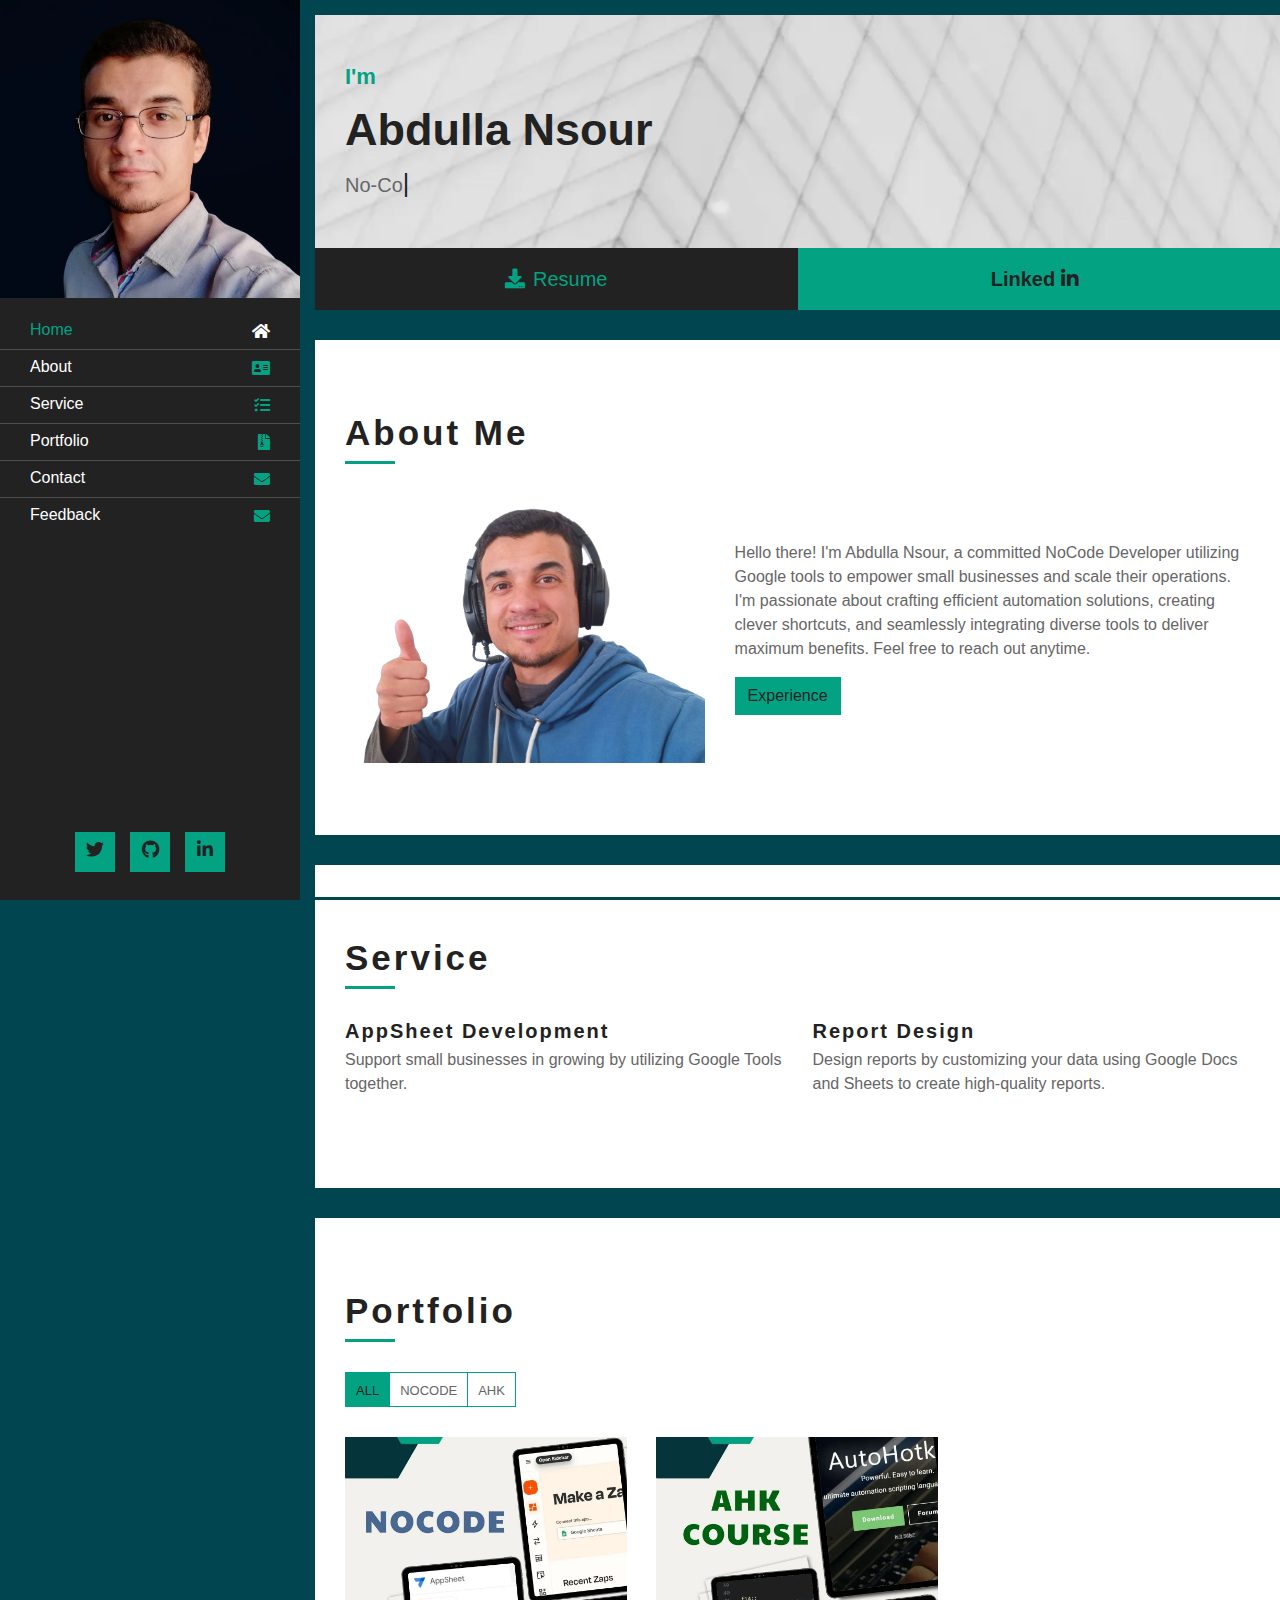
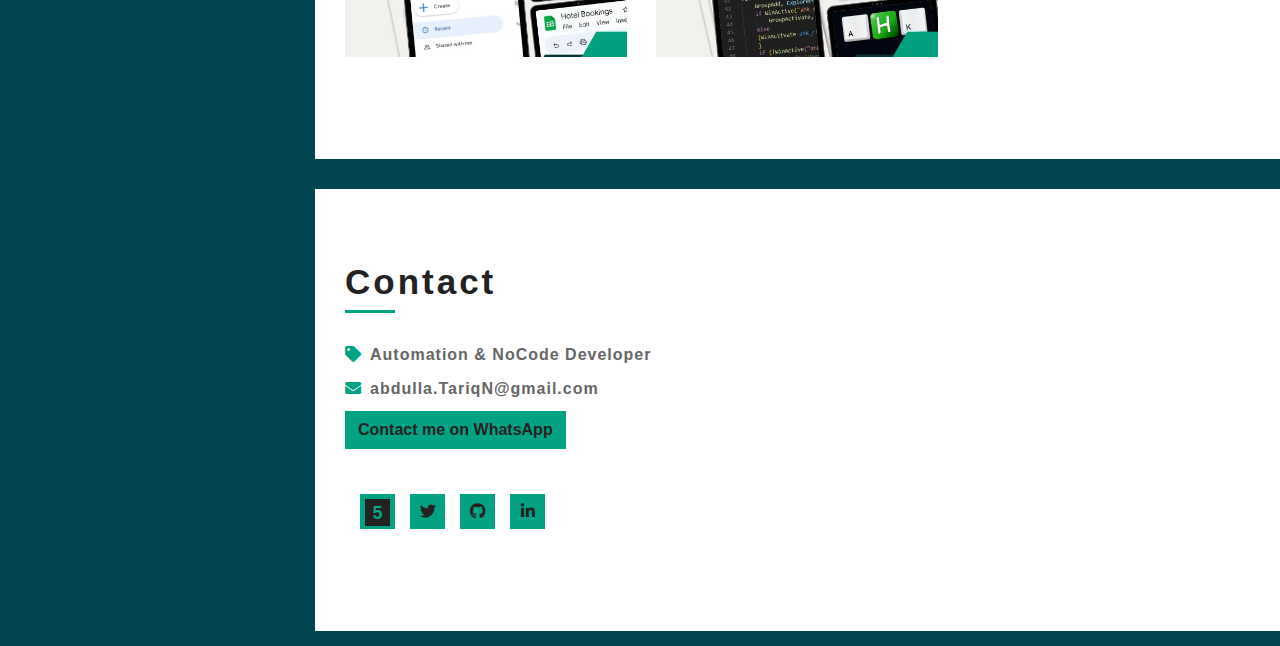
<file: index.html>
<!DOCTYPE html>
<html lang="en">

<head>
    <meta charset="utf-8">
    <title>Abdulla Nsour</title>
    <meta content="width=device-width, initial-scale=1.0" name="viewport">
    <meta content="Abdulla Nsour, abdullah Nsour, Abdulla Alnsour, Abdullah Alnsour, Nsour Portfolio" name="keywords">
    <meta content="Abdulla Nsour Portfolio, Web Developer, No-Code Developer & Arts " name="description">

    <!-- CSS Libraries -->
    <link href="https://stackpath.bootstrapcdn.com/bootstrap/4.4.1/css/bootstrap.min.css" rel="stylesheet">
    <link href="https://cdnjs.cloudflare.com/ajax/libs/font-awesome/5.10.0/css/all.min.css" rel="stylesheet">


    <!-- <link href="lib/slick/slick.css" rel="stylesheet"> -->
    <link href="css/lightbox.min.css" rel="stylesheet">
    <link href="css/style.css" rel="stylesheet">
    <link href="img/AlmuradTeck.webp" rel="icon" type="img/webp"  >


</head>

<body data-spy="scroll" data-target=".navbar" data-offset="51">
    
    <div class="wrapper">
        <div class="sidebar">
            <div class="sidebar-header">
                <img src="img/about.webp" alt="Image" loading="lazy" width="100%" height="auto">
            </div>
            <div class="sidebar-content">
                <nav class="navbar navbar-expand-md bg-dark navbar-dark">
                    <a href="#" class="navbar-brand">Abdulla Nsour</a>
                    <button type="button" class="navbar-toggler" data-toggle="collapse" data-target="#navbarCollapse" aria-label="Toggle navigation">
                        <span class="navbar-toggler-icon"></span>
                    </button>
                    <div class="collapse navbar-collapse" id="navbarCollapse">
                        <ul class="nav navbar-nav">
                            <li class="nav-item">
                                <a class="nav-link" href="#header">Home<i class="fa fa-home"></i></a>
                            </li>
                            <li class="nav-item">
                                <a class="nav-link" href="#about">About<i class="fa fa-address-card"></i></a>
                            </li>
                            <li class="nav-item">
                                <a class="nav-link" href="#service">Service<i class="fa fa-tasks"></i></a>
                            </li>
                            <li class="nav-item">
                                <a class="nav-link" href="#portfolio">Portfolio<i class="fa fa-file-archive"></i></a>
                            </li>
                            <li class="nav-item">
                                <a class="nav-link" href="#contact">Contact<i class="fa fa-envelope"></i></a>
                            </li>
                            <li class="nav-item">
                                <a class="nav-link" href="./Feedback.html">Feedback<i class="fa fa-envelope"></i></a>
                            </li>
                        </ul>
                    </div>
                </nav>
            </div>
            <div class="sidebar-footer">
                <a href="https://twitter.com/Abdulla_Nsour" target="_blank"  aria-label="Twitter"><i class="fab fa-twitter"></i></a>
                <a href="https://github.com/Abdulla-Nsour" target="_blank"  aria-label="GitHub"><i class="fab fa-github"></i></a>
                <a href="https://www.linkedin.com/in/abdulla-nsour-886887166/" target="_blank" aria-label="LinkedIn"><i
                        class="fab fa-linkedin-in"></i></a>
            </div>
        </div>
        <div class="content">
            <!-- Header Start -->
            <div class="header" id="header">
                <div class="content-inner">
                    <p style="padding-top: 15 px;">I'm</p>
                    <h1>Abdulla Nsour</h1>
                    <h2></h2>
                    <div class="typed-text">No-Code Developer, Appsheet, Automation, Google Sheet </div>
                </div>
            </div>
            <!--! Header End -->

            <!-- Large Button Start -->
            <div class="large-btn">
                <div class="content-inner s6">
                    <a class="btn"
                        href="https://drive.google.com/file/d/1rzhNKn367HpOWYulIg7OMvQTgFMR44n3/view?usp=sharing"
                        target="_blank"><i class="fa fa-download"></i>Resume</a>
                    <a class="btn" href="https://www.linkedin.com/in/abdulla-nsour-886887166/"
                        target="_blank" aria-label="LinkedIn"><b>Linked</b> <i class="fab fa-linkedin-in"></i></a>
                </div>
            </div>
            <!--! Large Button End -->

            <!--? About Start -->
            <div class="about" id="about">
                <div class="content-inner">
                    <div class="content-header">
                        <h2>About Me</h2>
                    </div>
                    <div class="row align-items-center">
                        <div class="col-md-6 col-lg-5">
                            <img src="img/profile.webp" alt="Profile Image" loading="lazy" width="100%" height="auto">
                        </div>
                        <div class="col-md-6 col-lg-7">
                            <p> Hello there! I'm Abdulla Nsour, a committed NoCode Developer utilizing Google tools to
                                empower small businesses and scale their operations.
                                I'm passionate about crafting efficient automation solutions, creating clever shortcuts,
                                and seamlessly integrating diverse tools to deliver maximum benefits.
                                Feel free to reach out anytime.
                            </p>
                            <a class="btn" href="about.html">Experience</a>
                        </div>
                    </div>
                </div>
            </div>
            <!--! About End -->

            <!--? Service Start -->
            <div class="service" id="service">
                <div class="content-inner">
                    <div class="content-header">
                        <h2>Service</h2>
                    </div>
                    <div class="row align-items-center">
                        <div class="col-md-6">
                            <div class="srv-col">
                                <a href="https://khamsat.com/programming/full-app-creation/2684984-%D8%AA%D8%B5%D9%85%D9%8A%D9%85-%D9%88%D8%AA%D8%AD%D9%88%D9%8A%D9%84-%D8%A7%D9%84%D8%AC%D8%AF%D8%A7%D9%88%D9%84-excel-%D8%A7%D9%84%D9%89-%D8%AA%D8%B7%D8%A8%D9%8A%D9%82-web-ios-android"
                                    target="_blank">
                                    <h3> AppSheet Development</h3>
                                </a>
                                <p>Support small businesses in growing by utilizing Google Tools together.</p>
                            </div>
                        </div>
                        <div class="col-md-6">
                            <div class="srv-col">
                                <a href="https://khamsat.com/programming/website-customization/2777547-%D8%AE%D8%AF%D9%85%D8%A9-%D8%AA%D8%B5%D9%85%D9%8A%D9%85-%D8%A7%D9%84%D8%AA%D9%82%D8%A7%D8%B1%D9%8A%D8%B1-%D9%84%D8%AA%D8%B7%D8%A8%D9%8A%D9%82%D8%A7%D8%AA-appsheet"
                                    target="_blank">
                                    <h3>Report Design</h3>
                                </a>
                                <p> Design reports by customizing your data using Google Docs and Sheets to create
                                    high-quality reports.</p>
                            </div>
                        </div>
                    </div>
                </div>
            </div>
            <!--! Service End -->

            <!--? Portfolio Start -->
            <div class="portfolio" id="portfolio">
                <div class="content-inner">
                    <div class="content-header">
                        <h2>Portfolio</h2>
                    </div>
                    <div class="row">
                        <div class="col-lg-12">
                            <ul id="portfolio-flters">
                                <li data-filter="*" class="filter-active">All</li>
                                <!-- <li data-filter=".dig-Art">Art</li> -->
                                <li data-filter=".web-dev">NoCode</li>
                                <li data-filter=".dig-mar">AHK</li>
                            </ul>
                        </div>
                    </div>
                    <div class="row portfolio-container">

                        <!--! Nocode -->

                        <div class="col-lg-4 col-md-5 portfolio-item web-dev">
                            <div class="portfolio-wrap">
                                <figure>
                                    <img src="img/5.webp" class="img-fluid" alt="Appsheet Platform Service"
                                        loading="lazy" width="100%" height="auto">

                                    <!-- Phone version -->
                                    <a href="img/GIF-lengthwise/Nocode-GIF.gif" data-lightbox="portfolio"
                                        data-title="No Code App - Google tools (AppSheet, Google Sheet, App Scripts...)"
                                        class="portfolio-title" title="Preview"> In Progress <span> No code</span></a>
                                </figure>
                            </div>
                        </div>

                        <!--! AHK  -->

                        <div class="col-lg-4 col-md-5 portfolio-item dig-mar">
                            <div class="portfolio-wrap">
                                <figure>
                                    <img src="img/2.webp" class="img-fluid" alt="AHK Shortcut" loading="lazy"
                                        width="100%" height="auto">
                                    <!-- Phone version -->
                                    <a href="img/GIF-lengthwise/AHK-tutorial.gif" data-lightbox="portfolio"
                                        data-title="AHK AHK-tutorial" class="portfolio-title" title="Preview">AHK
                                        <span>AutoHotkey Course</span></a>
                                </figure>
                            </div>
                        </div>
                    </div>
                </div>
            </div>
            <!--! Portfolio End -->


            <!--? Contact Start -->
            <div class="contact" id="contact">
                <div class="content-inner">
                    <div class="content-header">
                        <h2>Contact</h2>
                    </div>
                    <div class="row align-items-center">
                        <div class="col-md-6">
                            <div class="contact-info">
                                <p><i class="fa fa-tag"></i>Automation & NoCode Developer</p>
                                <p><i class="fa fa-envelope"></i>abdulla.TariqN@gmail.com</p>
                                <div class="form"><a href="https://wa.me/962778033751" target="_blank" class="btn"
                                        style="font-weight: bold;">
                                        Contact me on WhatsApp
                                    </a></div>



                                <div class="col-md-8">
                                    <div class="form">

                                        <div class="social">
                                            <a class="btn" href="https://khamsat.com/user/abdulla_nsour"
                                                target="_blank" aria-label="Khamsat"><span class="badge">5</span></a>
                                            <a class="btn" href="https://twitter.com/Abdulla_Nsour"  aria-label="Twitter"> <i
                                                    class="fab fa-twitter"></i></a>
                                            <a class="btn" href="https://github.com/Abdulla-Nsour"  aria-label="GitHub"> <i
                                                    class="fab fa-github"></i></a>
                                            <a class="btn"
                                                href="https://www.linkedin.com/in/abdulla-nsour-886887166/" aria-label="LinkedIn"><i
                                                    class="fab fa-linkedin-in"></i></a>
                                        </div>

                                    </div>
                                </div>
                            </div>
                        </div>
                    </div>
                </div>
            </div>
            <!--! Contact End -->
        </div>
    </div>



    <!-- JavaScript Libraries -->
    <!-- main jquery -->
    <div class="Scripts">

        <script src="https://code.jquery.com/jquery-3.4.1.min.js"></script>
        <script src="https://stackpath.bootstrapcdn.com/bootstrap/4.4.1/js/bootstrap.bundle.min.js"></script>



        <!-- Nav movement -->
        <script src="js/easing.min.js"></script>
        <!-- Typing  -->
        <script src="js/typed.min.js"></script>
        <!-- Portfolio -->
        <script src="js/waypoints.min.js"></script>
        <script src="js/isotope.pkgd.min.js"></script>
        <script src="js/main.js"></script>
        <!-- PopUp Portfolio -->
        <script src="js/lightbox.min.js"></script>
    </div>

  
</body>

</html>
</file>
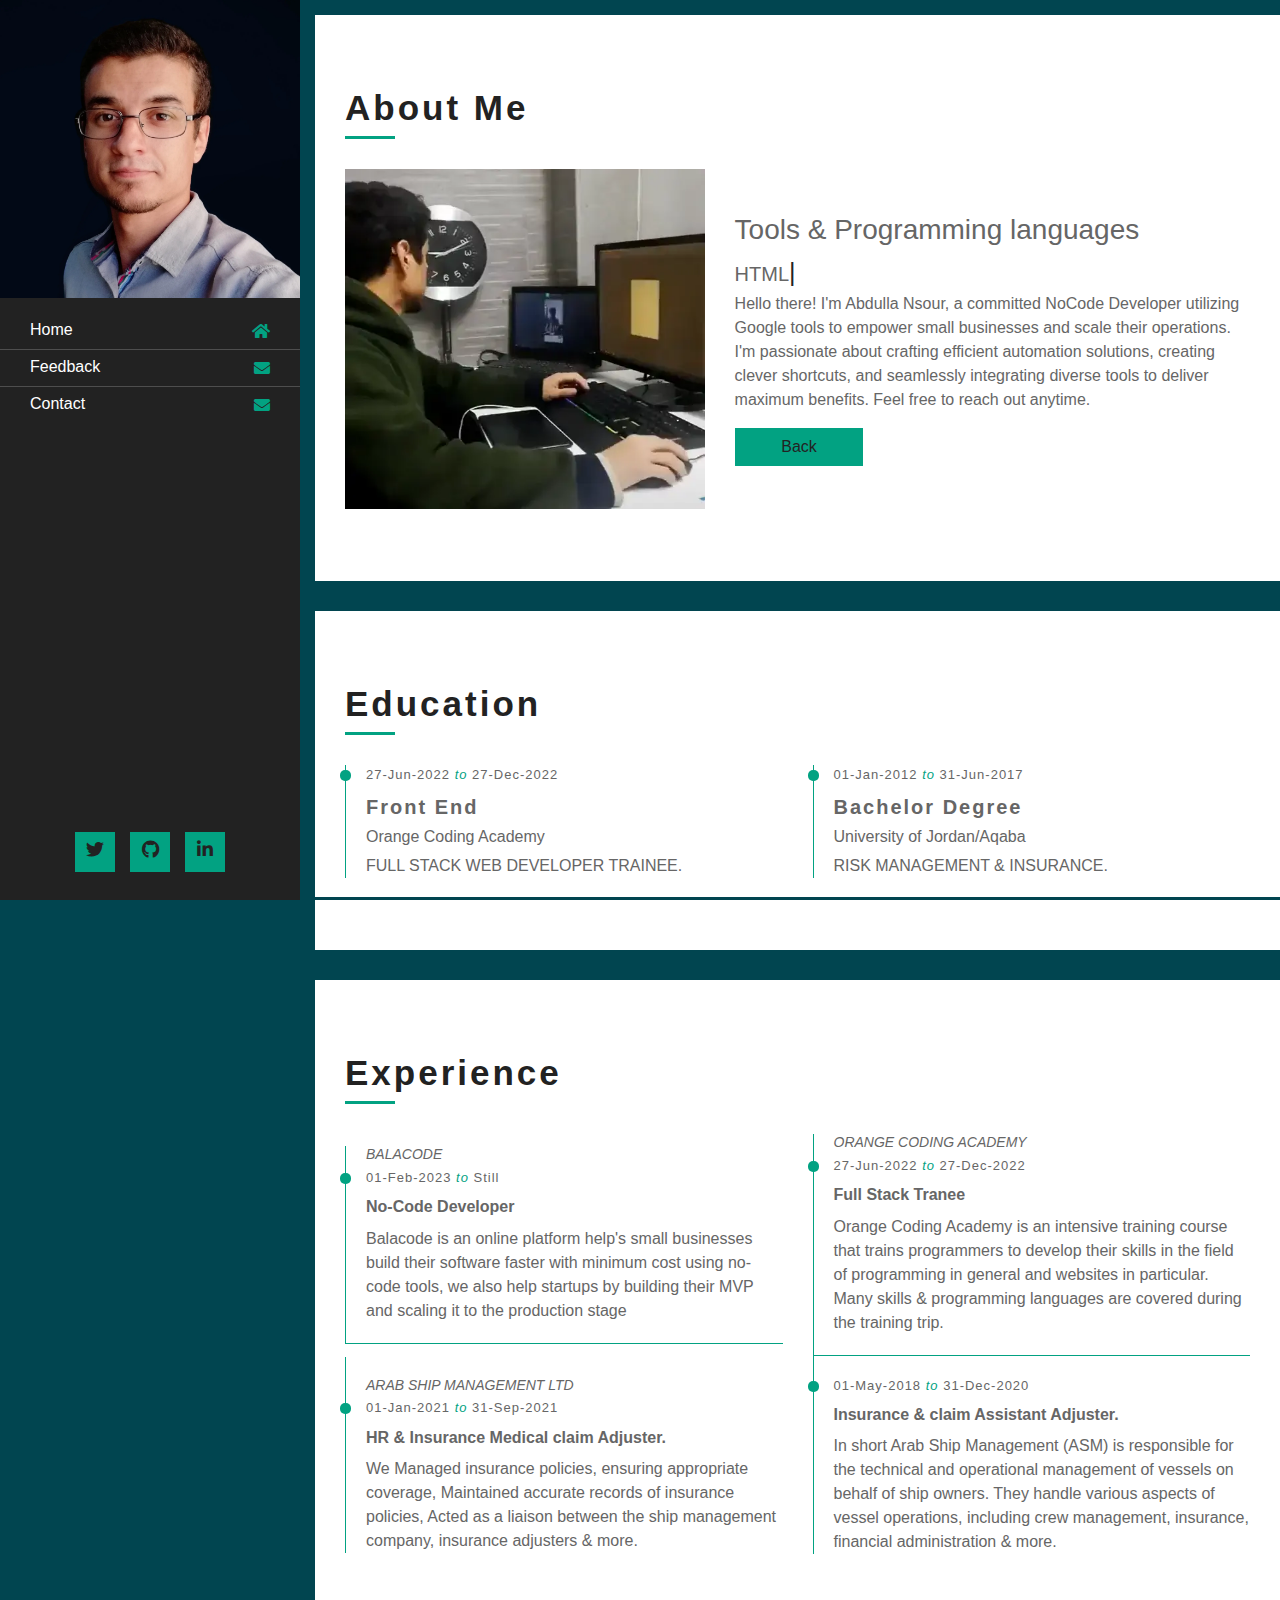
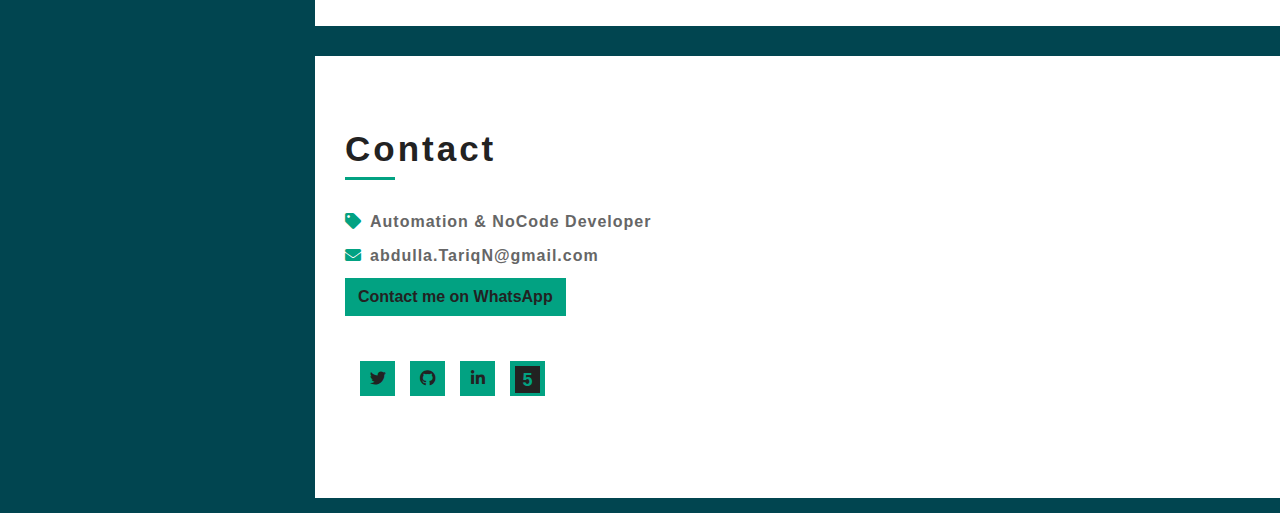
<file: about.html>
<!DOCTYPE html>
<html lang="en">

<head>
    <meta charset="utf-8">
    <title>Abdulla Nsour</title>
    <meta content="width=device-width, initial-scale=1.0" name="viewport">
    <meta content="Abdulla Nsour, abdullah Nsour, Abdulla Alnsour, Abdullah Alnsour, Nsour Portfolio" name="keywords">
    <meta content="Abdulla Nsour Portfolio, Web Developer, No-Code Developer & Arts " name="description">
    <link href="img/AlmuradTeck.webp" rel="icon" type="img/webp"  >

    <!-- CSS Libraries -->
    <link href="https://stackpath.bootstrapcdn.com/bootstrap/4.4.1/css/bootstrap.min.css" rel="stylesheet">
    <link href="https://cdnjs.cloudflare.com/ajax/libs/font-awesome/5.10.0/css/all.min.css" rel="stylesheet">
    <link href="css/lightbox.min.css" rel="stylesheet">
    <link href="css/style.css" rel="stylesheet">
</head>

<body data-spy="scroll" data-target=".navbar" data-offset="51">
    <div class="wrapper">
        <div class="sidebar">
            <div class="sidebar-header">
                <img 
                    src="img/about.webp" 
                    
                    sizes="(max-width: 480px) 100vw, (max-width: 768px) 50vw, 1200px"
                    alt="Image" 
                    loading="lazy"
                    width="100%" 
                    height="auto">
            </div>
            <div class="sidebar-content">
                <nav class="navbar navbar-expand-md bg-dark navbar-dark">
                    <a href="#" class="navbar-brand">Abdulla Nsour</a>
                    <button type="button" class="navbar-toggler" data-toggle="collapse" data-target="#navbarCollapse" aria-label="Toggle navigation">
                        <span class="navbar-toggler-icon"></span>
                    </button>
                    <div class="collapse navbar-collapse" id="navbarCollapse">
                        <ul class="nav navbar-nav">
                            <li class="nav-item">
                                <a class="nav-link" href="./index.html">Home<i class="fa fa-home"></i></a>
                            </li>
                            <li class="nav-item">
                                <a class="nav-link" href="./Feedback.html">Feedback<i class="fa fa-envelope"></i></a>
                            </li>
                            <li class="nav-item">
                                <a class="nav-link" href="#contact">Contact<i class="fa fa-envelope"></i></a>
                            </li>
                        </ul>
                    </div>
                </nav>
            </div>
            <div class="sidebar-footer">
                <a href="https://twitter.com/Abdulla_Nsour" target="_blank"  aria-label="Twitter"><i class="fab fa-twitter"></i></a>
                <a href="https://github.com/Abdulla-Nsour" target="_blank"  aria-label="GitHub"><i class="fab fa-github"></i></a>
                <a href="https://www.linkedin.com/in/abdulla-nsour-886887166/" target="_blank" aria-label="LinkedIn"><i
                        class="fab fa-linkedin-in"></i></a>
            </div>
        </div>
        <div class="content">
            <!--? About Start -->
            <div class="about" id="about">
                <div class="content-inner">
                    <div class="content-header">
                        <h2>About Me</h2>
                    </div>
                    <div class="row align-items-center">
                        <div class="col-md-6 col-lg-5">
                            <img src="img/me.webp" alt="Image" loading="lazy"  width="100%" height="auto">
                        </div>
                        <div class="col-md-6 col-lg-7">

                            <div class="header s2" id="header">
                                <div class="content-inner s3">
                                    <b><h3>Tools & Programming languages</h3></b>
                                    <h2></h2>
                                    <div class="typed-text">HTML CSS JS AHK , Appsheet  Google Sheet</div>
                                </div>
                            </div>
                            <p> Hello there! I'm Abdulla Nsour, a committed NoCode Developer utilizing Google tools to empower small businesses and scale their operations.
                                I'm passionate about crafting efficient automation solutions, creating clever shortcuts, and seamlessly integrating diverse tools to deliver maximum benefits.
                                Feel free to reach out anytime.
                            </p>
                            <a class="btn col-md-3" href="index.html">Back  </a>
                            
                         
                        </div>
                    </div>
                </div>
            </div>
            <!--! About End -->

                        <!--? Education Start -->
                        <div class="education" id="education">
                            <div class="content-inner">
                                <div class="content-header">
                                    <h2>Education</h2>
                                </div>
                                <div class="row align-items-center">
                                    <div class="col-md-6">
                                        <div class="edu-col">
                                            <span>27-Jun-2022 <i>to</i> 27-Dec-2022</span>
                                            <h3>Front End</h3>
                                            <h6>Orange Coding Academy</h6>
                                            <p>FULL STACK WEB DEVELOPER TRAINEE.</p>
                                        </div>
                                    </div>
                                    <div class="col-md-6">
                                        <div class="edu-col">
                                            <span>01-Jan-2012 <i>to</i> 31-Jun-2017</span>
                                            <h3>Bachelor Degree</h3>
                                            <h6>University of Jordan/Aqaba</h6>
                                            <p>RISK MANAGEMENT & INSURANCE.</p>
                                        </div>
                                    </div>
                                </div>
                            </div>
                        </div>
                        <!--! Education End -->
           <!--? Experience Start -->
           <div class="experience" id="experience">
            <div class="content-inner">
                <div class="content-header">
                    <h2>Experience</h2>
                </div>
                <div class="row align-items-center">
                    <div class="col-md-6">
                        <div class="exp-col">
                            <b>
                                <h4>BALACODE</h4>
                            </b>
                            <span>01-Feb-2023 <i>to</i> Still</span>
                            <h5>No-Code Developer</h5>
                            <p>Balacode is an online platform help's small businesses build their software faster
                                with minimum cost using no-code tools, we also help startups by building their MVP
                                and scaling it to the production stage</p>
                        </div>
                    </div>

                    <div class="col-md-6">
                        <div class="exp-col">
                            <b>
                                <h4>ORANGE CODING ACADEMY</h4>
                            </b>
                            <span>27-Jun-2022 <i>to</i> 27-Dec-2022</span>
                            <h5>Full Stack Tranee</h5>
                            <p>Orange Coding Academy is an intensive training course that trains programmers to
                                develop their skills in the field of programming in general and websites in
                                particular.
                                Many skills & programming languages are covered during the training trip.
                            </p>
                        </div>
                    </div>
                    <div class="col-md-6">
                        <div class="exp-col">
                            <b>
                                <h4>ARAB SHIP MANAGEMENT LTD</h4>
                            </b>
                            <span>01-Jan-2021 <i>to</i> 31-Sep-2021</span>
                            <h5>HR & Insurance Medical claim Adjuster.</h5>
                            <p>We Managed insurance policies, ensuring appropriate coverage, Maintained accurate
                                records of insurance policies, Acted as a liaison between the ship management
                                company, insurance adjusters & more.
                            </p>
                        </div>
                    </div>
                    <div class="col-md-6">
                        <div class="exp-col">
                            <span>01-May-2018 <i>to</i> 31-Dec-2020</span>

                            <h5>Insurance & claim Assistant Adjuster.</h5>
                            <p>In short Arab Ship Management (ASM) is responsible for the technical and operational
                                management of vessels on behalf of ship owners. They handle various aspects of
                                vessel operations, including crew management, insurance, financial administration &
                                more. </p>
                        </div>
                    </div>
                </div>
            </div>
        </div>
        <!--! Experience End -->




        <!--? Contact Start -->
            <div class="contact" id="contact">
                <div class="content-inner">
                    <div class="content-header">
                        <h2>Contact</h2>
                    </div>
                    <div class="row align-items-center">
                        <div class="col-md-6">
                            <div class="contact-info">
                                <p><i class="fa fa-tag"></i>Automation & NoCode Developer</p>
                                <p><i class="fa fa-envelope"></i>abdulla.TariqN@gmail.com</p>
                                <div class="form"><a href="https://wa.me/962778033751" target="_blank" class="btn" style="font-weight: bold;" >
                                    Contact me on WhatsApp
                                 </a></div>
                                <div class="col-md-8">
                                    <div class="form">

                                        <div class="social">
                                            <a class="btn" href="https://twitter.com/Abdulla_Nsour"  aria-label="Twitter">                   <i class="fab fa-twitter"></i></a>
                                            <a class="btn" href="https://github.com/Abdulla-Nsour"  aria-label="GitHub">                    <i class="fab fa-github"></i></a>
                                            <a class="btn" href="https://www.linkedin.com/in/abdulla-nsour-886887166/" aria-label="LinkedIn"><i class="fab fa-linkedin-in"></i></a>
                                            
                                            <a  class="btn" href="https://khamsat.com/user/abdulla_nsour" target="_blank" aria-label="Khamsat"><span class="badge">5</span></a>
                                        </div>

                                    </div>
                                    
                                </div>
                            </div>
                        </div>
                    </div>
                </div>
            </div>
            <!--! Contact End -->
        </div>
    </div>



    <!-- JavaScript Libraries -->
    <!-- main jquery -->
    <div class="Scripts">

        <script src="https://code.jquery.com/jquery-3.4.1.min.js"></script>
        <script src="https://stackpath.bootstrapcdn.com/bootstrap/4.4.1/js/bootstrap.bundle.min.js"></script>



        <!-- Nav movement -->
        <script src="js/easing.min.js"></script>
        <!-- Typing  -->
        <script src="js/typed.min.js"></script>
        <!-- Portfolio -->
        <script src="js/waypoints.min.js"></script>
        <script src="js/isotope.pkgd.min.js"></script>
        <script src="js/main.js"></script>
        <!-- PopUp Portfolio -->
        <script src="js/lightbox.min.js"></script>
    </div>
</body>

</html>
</file>
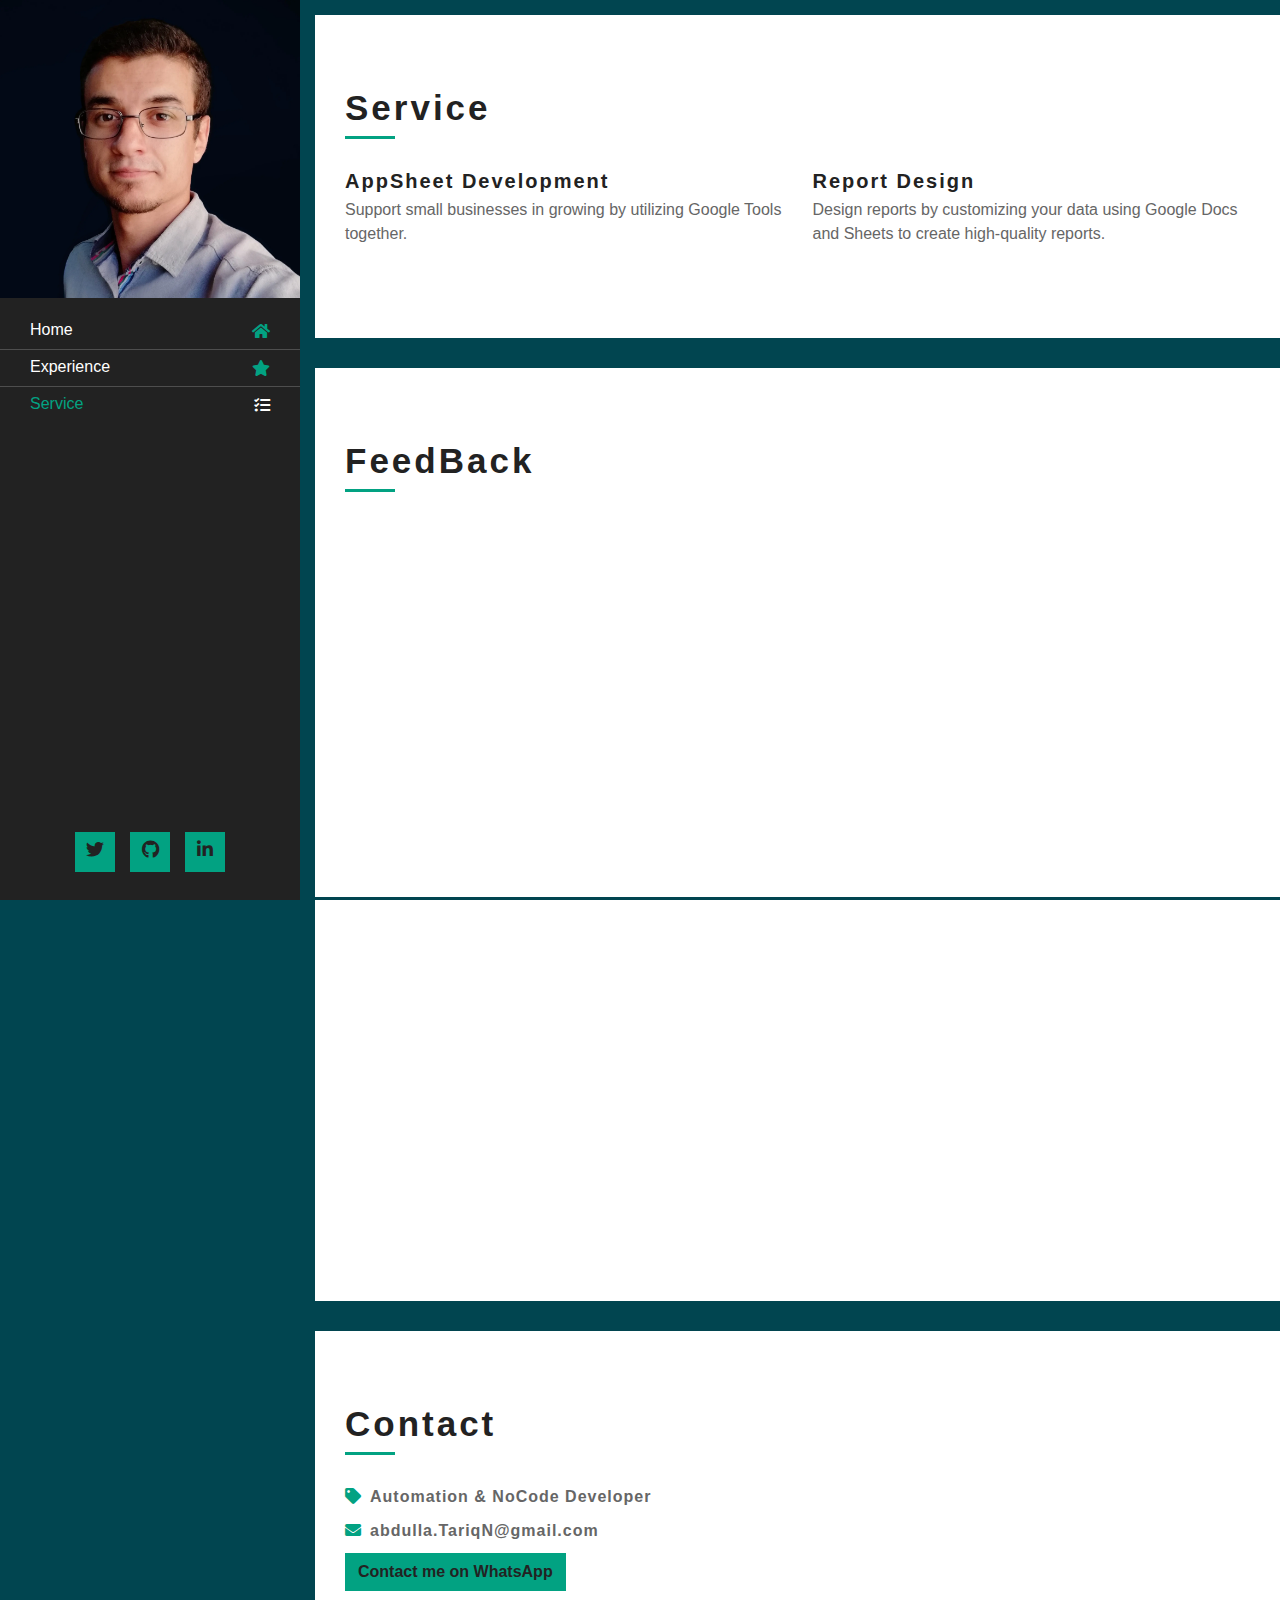
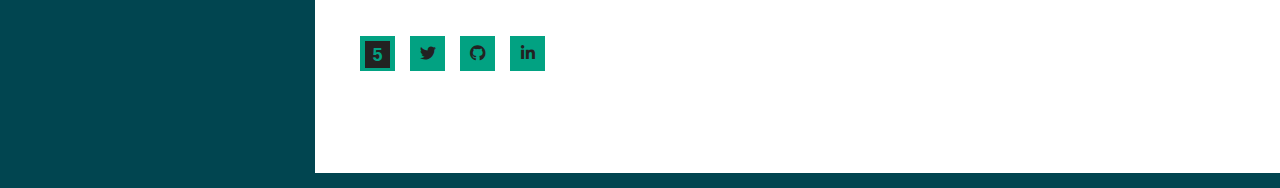
<file: Feedback.html>
<!DOCTYPE html>
<html lang="en">

<head>
    <meta charset="utf-8">
    <title>Abdulla Nsour</title>
    <meta content="width=device-width, initial-scale=1.0" name="viewport">
    <meta content="Abdulla Nsour, abdullah Nsour, Abdulla Alnsour, Abdullah Alnsour, Nsour Portfolio" name="keywords">
    <meta content="Abdulla Nsour Portfolio, Web Developer, No-Code Developer & Arts " name="description">

    <!-- CSS Libraries -->
    <link href="https://stackpath.bootstrapcdn.com/bootstrap/4.4.1/css/bootstrap.min.css" rel="stylesheet">
    <link href="https://cdnjs.cloudflare.com/ajax/libs/font-awesome/5.10.0/css/all.min.css" rel="stylesheet">

    <link href="img/AlmuradTeck.webp" rel="icon" type="img/webp">
    <!-- <link href="lib/slick/slick.css" rel="stylesheet"> -->
    <link href="css/lightbox.min.css" rel="stylesheet">
    <link href="css/style.css" rel="stylesheet">
</head>

<body data-spy="scroll" data-target=".navbar" data-offset="51">
    <div class="wrapper">
        <div class="sidebar">
            <div class="sidebar-header">
                <img src="img/about.webp" sizes="(max-width: 480px) 100vw, (max-width: 768px) 50vw, 1200px" alt="Image"
                    loading="lazy" width="100%" height="auto">
            </div>
            <div class="sidebar-content">
                <nav class="navbar navbar-expand-md bg-dark navbar-dark">
                    <a href="#" class="navbar-brand">Abdulla Nsour</a>
                    <button type="button" class="navbar-toggler" data-toggle="collapse" data-target="#navbarCollapse"
                        aria-label="Toggle navigation">
                        <span class="navbar-toggler-icon"></span>
                    </button>
                    <div class="collapse navbar-collapse" id="navbarCollapse">
                        <ul class="nav navbar-nav">
                            <li class="nav-item">
                                <a class="nav-link" href="./index.html">Home<i class="fa fa-home"></i></a>
                            </li>
                            <li class="nav-item">
                                <a class="nav-link" href="about.html">Experience<i class="fa fa-star"></i></a>
                            </li>
                            <li class="nav-item">
                                <a class="nav-link" href="#service">Service<i class="fa fa-tasks"></i></a>
                            </li>
                        </ul>
                    </div>
                </nav>
            </div>
            <div class="sidebar-footer">
                <a href="https://twitter.com/Abdulla_Nsour" target="_blank" aria-label="Twitter"><i
                        class="fab fa-twitter"></i></a>
                <a href="https://github.com/Abdulla-Nsour" target="_blank" aria-label="GitHub"><i class="fab fa-github"
                        aria-label="GitHub"></i></a>
                <a href="https://www.linkedin.com/in/abdulla-nsour-886887166/" target="_blank" aria-label="LinkedIn"><i
                        class="fab fa-linkedin-in"></i></a>
            </div>
        </div>
        <div class="content srv-col">
            <!--? Service Start -->
            <div class="service" id="service">
                <div class="content-inner">
                    <div class="content-header">
                        <h2>Service</h2>
                    </div>
                    <div class="row align-items-center">
                        <div class="col-md-6">
                            <div class="srv-col">
                                <!-- <i class="fa fa-desktop"></i> -->
                                <a href="https://khamsat.com/programming/full-app-creation/2684984-%D8%AA%D8%B5%D9%85%D9%8A%D9%85-%D9%88%D8%AA%D8%AD%D9%88%D9%8A%D9%84-%D8%A7%D9%84%D8%AC%D8%AF%D8%A7%D9%88%D9%84-excel-%D8%A7%D9%84%D9%89-%D8%AA%D8%B7%D8%A8%D9%8A%D9%82-web-ios-android"
                                    target="_blank">
                                    <h3> AppSheet Development</h3>
                                </a>
                                <p>Support small businesses in growing by utilizing Google Tools together.</p>
                            </div>
                        </div>
                        <div class="col-md-6">
                            <div class="srv-col">
                                <!-- <i class="fa fa-laptop"></i> -->
                                <a href="https://khamsat.com/programming/website-customization/2777547-%D8%AE%D8%AF%D9%85%D8%A9-%D8%AA%D8%B5%D9%85%D9%8A%D9%85-%D8%A7%D9%84%D8%AA%D9%82%D8%A7%D8%B1%D9%8A%D8%B1-%D9%84%D8%AA%D8%B7%D8%A8%D9%8A%D9%82%D8%A7%D8%AA-appsheet"
                                    target="_blank">
                                    <h3>Report Design</h3>
                                </a>
                                <p> Design reports by customizing your data using Google Docs and Sheets to create
                                    high-quality reports.</p>
                            </div>
                        </div>
                    </div>
                </div>
            </div>

            <!--! Feedback Start -->
            <div class="feedback" id="about">
                <div class="content-inner">
                    <div class="content-header">
                        <h2>FeedBack</h2>
                    </div>
                    <div class="row align-items-center">
                        <div class="col-md-12" style="padding: 0%;">
                            <div class="srv-col">
                                <iframe
                            src="https://docs.google.com/forms/d/e/1FAIpQLSfD8ft8BlnpIshvlES88QU8NAaqKRxcJSxkC1e4oyuIs-cyrg/viewform?embedded=true"
                            width="100%" height="700svh" frameborder="0" marginheight="0"
                            marginwidth="0">Loading…</iframe>
                            </div>
                            
                        </div>
                        
                    </div>
                </div>
            </div>
            <!--! Feedback End -->




            <!--? Contact Start -->
            <div class="contact" id="contact">
                <div class="content-inner">
                    <div class="content-header">
                        <h2>Contact</h2>
                    </div>
                    <div class="row align-items-center">
                        <div class="col-md-6">
                            <div class="contact-info">
                                <p><i class="fa fa-tag"></i>Automation & NoCode Developer</p>
                                <p><i class="fa fa-envelope"></i>abdulla.TariqN@gmail.com</p>
                                <div class="form"><a href="https://wa.me/962778033751" target="_blank" class="btn"
                                        style="font-weight: bold;">
                                        Contact me on WhatsApp
                                    </a></div>



                                <div class="col-md-8">
                                    <div class="form">

                                        <div class="social">
                                            <a class="btn" href="https://khamsat.com/user/abdulla_nsour"
                                                target="_blank" aria-label="Khamsat"><span class="badge">5</span></a>
                                            <a class="btn" href="https://twitter.com/Abdulla_Nsour"  aria-label="Twitter"> <i
                                                    class="fab fa-twitter"></i></a>
                                            <a class="btn" href="https://github.com/Abdulla-Nsour"  aria-label="GitHub"> <i
                                                    class="fab fa-github"></i></a>
                                            <a class="btn"
                                                href="https://www.linkedin.com/in/abdulla-nsour-886887166/" aria-label="LinkedIn"><i
                                                    class="fab fa-linkedin-in"></i></a>
                                        </div>

                                    </div>
                                </div>
                            </div>
                        </div>
                    </div>
                </div>
            </div>
            <!--! Contact End -->
        </div>
    </div>



    <!-- JavaScript Libraries -->
    <!-- main jquery -->
    <div class="Scripts">

        <script src="https://code.jquery.com/jquery-3.4.1.min.js"></script>
        <script src="https://stackpath.bootstrapcdn.com/bootstrap/4.4.1/js/bootstrap.bundle.min.js"></script>



        <!-- Nav movement -->
        <script src="js/easing.min.js"></script>
        <!-- Typing  -->
        <script src="js/typed.min.js"></script>
        <!-- Portfolio -->
        <script src="js/waypoints.min.js"></script>
        <script src="js/isotope.pkgd.min.js"></script>
        <script src="js/main.js"></script>
        <!-- PopUp Portfolio -->
        <script src="js/lightbox.min.js"></script>
    </div>
</body>

</html>
</file>
<file: css/style.css>
/**********************************/
/********** General CSS ***********/
/**********************************/
body {
    color: #666666;
    background: #014550;
    font-family: 'Open Sans', sans-serif;
}

a {
    color: #222222;
    transition: all .3s;
}

a:hover,
a:active,
a:focus {
    color: #02A282;
    outline: none;
    text-decoration: none;
}

.btn:focus {
    box-shadow: none;
}


/**********************************/
/****** Layout with Sidebar *******/
/**********************************/
.wrapper {
    position: relative;
    margin: 0 auto;
    width: 100%;
    max-width: 1300px;
}

.wrapper .sidebar {
    position: relative;
    width: 100%;
    float: left;
    background: #222222;
}

.wrapper .content {
    position: relative;
    width: 100%;
    padding: 10px;
    float: left;
    background: #014550;
}

.wrapper .sidebar-header,
.wrapper .sidebar-footer {
    display: none;
}

.navbar {
    padding: 15px;
    background: #222222 !important;
}

.navbar-expand-md .navbar-nav .nav-item {
    width: 100%;
    border-top: 1px solid rgba(255, 255, 255, .2);
}

.navbar-expand-md .navbar-nav .nav-item:first-child {
    border-top: none;
}

.navbar-expand-md .navbar-nav .nav-link {
    color: #ffffff;
    padding: 5px 15px 7px 15px;
    transition: all .3s;
}

.navbar-expand-md .navbar-nav .nav-link i {
    color: #02A282;
    float: right;
    padding-top: 5px;
    transition: all .3s;
}

.navbar-expand-md .navbar-nav .nav-link:hover,
.navbar-expand-md .navbar-nav .nav-link.active {
    color: #02A282;
}

.navbar-expand-md .navbar-nav .nav-link:hover i,
.navbar-expand-md .navbar-nav .nav-link.active i {
    color: #ffffff;
}


.wrapper .sidebar,
.wrapper .content {
    -webkit-transition: margin 200ms ease-out;
    -moz-transition: margin 200ms ease-out;
    -o-transition: margin 200ms ease-out;
    transition: margin 200ms ease-out;
}

@media (min-width: 768px) {
    .wrapper .content {
        padding: 15px 0px 15px 15px;
    }

    .wrapper .content::before,
    .wrapper .content::after {
        margin-top: 0%;
        padding-top: 3px;
        position: fixed;
        content: "";
        width: 100%;
        height: 0px;
        background: #014550;
        z-index: 1;
    }

    .wrapper .content::before {
        top: 0;
    }

    .wrapper .content::after {
        bottom: 0;
    }

    .wrapper .sidebar {
        position: fixed;
        width: 300px;
        height: 100%;
        margin-left: -250px;
        float: left;
        overflow: auto;
        scrollbar-width: thin;
        scrollbar-color: gray;
        z-index: 2;
    }

    .wrapper .sidebar:hover {
        margin-left: 0px;
    }

    .wrapper .content {
        position: relative;
        width: calc(100% - 50px);
        margin-left: 50px;
        float: right;
    }



    .wrapper .sidebar:hover .sidebar-header {
        position: relative;
        display: block;
        width: 100%;
    }

    .wrapper .sidebar .sidebar-header img {
        width: 100%;
        height: auto;
    }

    .navbar-brand {
        display: none;
    }

    .navbar {
        padding: 15px 0;
        flex-direction: column;
    }

    .wrapper .sidebar:hover .navbar-expand-md .navbar-nav .nav-link {
        padding: 5px 30px 7px 30px;
    }

    .wrapper .sidebar::-webkit-scrollbar {
        width: 7px;
    }

    .wrapper .sidebar::-webkit-scrollbar-track {
        -webkit-box-shadow: inset 0 0 6px rgba(0, 0, 0, 0.1);
    }

    .wrapper .sidebar::-webkit-scrollbar-thumb {
        background-color: darkgrey;
        outline: 1px solid slategrey;
        border-radius: 7px
    }

    .navbar-brand {
        display: none;
    }

    .sidebar .sidebar-footer {
        width: 300px;
        position: fixed;
        bottom: 0;
        padding-bottom: 1%;
        font-size: 0;
        text-align: center;
        background: #222222;
    }

    .sidebar .sidebar-footer a {
        display: inline-block;
        width: 40px;
        height: 40px;
        padding: 5px 0;
        margin: 0 15px 15px 0;
        text-align: center;
        font-size: 18px;
        color: #222222;
        background: #02A282;
    }

    .sidebar .sidebar-footer a:last-child {
        margin-right: 0;
    }

    .sidebar .sidebar-footer a:hover {
        color: #02A282;
        background: #ffffff;
    }

    .sidebar:hover .sidebar-footer {
        display: block;
    }
}

@media (min-width: 992px) {
    .wrapper .sidebar {
        margin: 0;
    }

    .wrapper .content {
        width: calc(100% - 300px);
        margin-left: 300px;
    }

    .sidebar .sidebar-header {
        position: relative;
        display: block;
        width: 100%;
    }

    .navbar-expand-md .navbar-nav .nav-link {
        padding: 5px 30px 7px 30px;
    }

    .sidebar .sidebar-footer {
        display: block;
    }
}

@media (max-width: 1140px) {
    .wrapper .content {
        padding: 30px;
    }
}

@media (max-width: 576px) {
    .wrapper .content {
        padding: 7px;
    }
}


/**********************************/
/******** Back to Top CSS *********/
/**********************************/
.back-to-top {
    position: fixed;
    display: none;
    width: 30px;
    height: 30px;
    text-align: center;
    line-height: 1;
    font-size: 30px;
    right: 30px;
    bottom: 30px;
    transition: background 0.5s;
    z-index: 11;
}

.back-to-top i {
    color: #222222;
}

.back-to-top i:hover {
    color: #02A282;
}

.back-to-top {
    -webkit-animation: action 1s infinite alternate;
    animation: action 1s infinite alternate;
}

@-webkit-keyframes action {
    0% {
        transform: translateY(0);
    }

    100% {
        transform: translateY(-15px);
    }
}

@keyframes action {
    0% {
        transform: translateY(0);
    }

    100% {
        transform: translateY(-15px);
    }
}


/**********************************/
/*********** Header CSS ***********/
/**********************************/
.header {
    position: relative;
    background: #f4fdfc;
    background-image: url(../img/Ad.webp);   
}
.s2 {
    position: relative;
    background: #ffffff;
}

.content-inner {
    padding: 5svh 30px;
    background-size: contain;
}

.content-inner.s3{
    background-size: contain;
    /* background-color: #014550; */
    padding: 0px 0px 0px 0px;
}

.content-inner.S4{
    background-size: contain;
    /* background-color: #014550; */
    padding: 0px 0px 0px 0px;
}
.content-inner.S5{
    background-size: contain;
    /* background-color: #014550; */
    padding: 1svh 20px;
}
.content-inner.s6{
    background-size: contain;
    /* background-color: #014550; */
    padding: 0svh 0px;
}

.header p {
    color: #02A282;
    font-size: 22px;
    font-weight: 600;
    margin-bottom: 10px;
}

.header h1 {
    color: #222222;
    font-size: 45px;
    font-weight: 600;
}

.header h2 {
    display: inline-block;
    margin: 0;
    height: 25px;
    font-size: 20px;
    }

.header .typed-text {
    display: none;
}

.header .typed-cursor {
    font-size: 25px;
    font-weight: 300;
    color: #222222;
}

.large-btn .content-inner {
    font-size: 0;
    border-bottom: 30px solid #014550;
}

.large-btn .btn {
    position: relative;
    width: 50%;
    padding: 15px 0;
    color: #02A282;
    font-size: 20px;
    background: #222222;
    border-radius: 0;
}

.large-btn .btn:last-child {
    color: #222222;
    background: #02A282;
}

.large-btn .btn i {
    margin-right: 8px;
}

.large-btn .btn::after {
    position: absolute;
    content: "";
    width: 0;
    height: 100%;
    top: 0;
    left: 0;
    transition: all .3s;
}

.large-btn .btn:hover::after {
    width: 100%;
    background: rgba(255, 255, 255, .1);
}


/**********************************/
/******* Content Header CSS *******/
/**********************************/
.content-header {
    position: relative;
    width: 100%;
    margin-bottom: 30px;
    padding-bottom: 10px;
}

.content-header h2 {
    color: #222222;
    font-size: 35px;
    font-weight: 700;
    letter-spacing: 3px;
    margin: 0;
}

.content-header::after {
    content: '';
    position: absolute;
    display: block;
    width: 50px;
    height: 3px;
    bottom: 0;
    left: 0;
    background: #02A282;
}


/**********************************/
/*********** About CSS ************/
/**********************************/
.about {
    position: relative;
    padding: 3svh 0px;
    background: #ffffff;
    border-bottom: 30px solid #014550;
}
.feedback {
    position: relative;
    padding: 3svh 0px;
    background: #ffffff;
    border-bottom: 30px solid #014550;
}


.about img {
    width: 100%;
    height: auto;
}

@media(max-width: 767.98px) {
    .about img {
        margin-bottom: 15px;
    }
}

.about .btn {
    border-radius: 0;
    color: #222222;
    background: #02A282;
    transition: all .3s;
}

.about .btn:hover {
    color: #02A282;
    background: #222222;
}

.about .skills {
    padding-top: 15px;
}

.about .skill-name {
    margin-top: 15px;
}

.about .skill-name p {
    display: inline-block;
    margin-bottom: 5px;
    font-size: 16px;
    font-weight: 400;
}

.about .skill-name p:last-child {
    float: right;
}

.about .progress {
    height: 5px;
    border: 1px solid #02A282;
    border-radius: 0;
    background: #ffffff;
}

.about .progress .progress-bar {
    width: 1px;
    background: #02A282;
    border-radius: 0;
    transition: 1s;
}


/**********************************/
/********* Education CSS **********/
/**********************************/
.education {
    position: relative;
    padding: 3svh 0px;
    background: #ffffff;
    border-bottom: 30px solid #014550;
}

.education .edu-col {
    position: relative;
    width: 100%;
    padding: 20px 0 20px 20px;
    border-left: 1px solid #02A282;
    border-bottom: 1px solid #02A282;
}

.education .col-md-6:first-child .edu-col {
    padding-top: 0;
}

.education .col-md-6:last-child .edu-col {
    border-bottom: none;
    padding-bottom: 0;
}

@media (min-width: 768px) {
    .education .col-md-6:nth-child(-n+2) .edu-col {
        padding-top: 0;
    }

    .education .col-md-6:last-child .edu-col,
    .education .col-md-6:nth-last-child(2) .edu-col {
        border-bottom: none;
        padding-bottom: 0;
    }
}

.education .edu-col span {
    position: relative;
    display: block;
    font-size: 13px;
    letter-spacing: 1px;
    margin-bottom: 10px;
}

.education .edu-col span::before {
    position: absolute;
    content: "";
    width: 11px;
    height: 11px;
    background: #02A282;
    top: 5px;
    left: -26px;
    border-radius: 5px;
}

.education .edu-col span i {
    color: #02A282;
}

.education .edu-col h3 {
    font-size: 20px;
    font-weight: 700;
    letter-spacing: 2px;
}

.education .edu-col p {
    margin: 0;
}


/**********************************/
/********* Experience CSS *********/
/**********************************/
.experience {
    position: relative;
    padding: 3svh 0px;
    background: #ffffff;
    border-bottom: 30px solid #014550;
}

.experience .exp-col {
    position: relative;
    width: 100%;
    padding: 20px 0 20px 20px;
    border-left: 1px solid #02A282;
    border-bottom: 1px solid #02A282;
}

.experience .col-md-6:first-child .exp-col {
    padding-top: 0;
}

.experience .col-md-6:last-child .exp-col {
    border-bottom: none;
    padding-bottom: 0;
}

@media (min-width: 768px) {
    .experience .col-md-6:nth-child(-n+2) .exp-col {
        padding-top: 0;
    }

    .experience .col-md-6:last-child .exp-col,
    .experience .col-md-6:nth-last-child(2) .exp-col {
        border-bottom: none;
        padding-bottom: 0;
    }
}

.experience .exp-col span {
    position: relative;
    display: block;
    font-size: 13px;
    letter-spacing: 1px;
    margin-bottom: 10px;
}

.experience .exp-col span::before {
    position: absolute;
    content: "";
    width: 11px;
    height: 11px;
    background: #02A282;
    top: 5px;
    left: -26px;
    border-radius: 5px;
}

.experience .exp-col span i {
    color: #02A282;
}

.experience .exp-col h3 {
    font-size: 20px;
    font-weight: 700;
    letter-spacing: 2px;
    margin-bottom: 5px;
}

.experience .exp-col h4 {
    font-size: 14px;
    font-weight: 400;
    font-style: italic;
    margin-bottom: 5px;
}

.experience .exp-col h5 {
    font-size: 16px;
    font-weight: 600;
    margin-bottom: 10px;
}

.experience .exp-col p {
    margin: 0;
}


/**********************************/
/*********** Service CSS **********/
/**********************************/
.service {
    position: relative;
    padding: 3svh 0px;
    background: #ffffff;
    border-bottom: 30px solid #014550;
}

.service .srv-col {
    position: relative;
    width: 100%;
    margin-bottom: 20px;
}

.service .srv-col i {
    font-size: 30px;
    color: #02A282;
    margin-bottom: 15px;
}

.service .srv-col h3 {
    font-size: 20px;
    font-weight: 700;
    letter-spacing: 2px;
    margin-bottom: 5px;
}

.experience .exp-col h4 {
    font-size: 14px;
    font-weight: 400;
    font-style: italic;
    margin-bottom: 5px;
}

.experience .exp-col h5 {
    font-size: 16px;
    font-weight: 600;
    margin-bottom: 10px;
}

.experience .exp-col p {
    margin: 0;
}


/**********************************/
/********** Portfolio CSS *********/
/**********************************/
.portfolio {
    position: relative;
    padding: 3svh 0px;
    background: #ffffff;
    border-bottom: 30px solid #014550;
}

.portfolio #portfolio-flters {
    padding: 0;
    margin: -15px 0 30px 0;
    list-style: none;
    font-size: 0;
}

.portfolio #portfolio-flters li {
    cursor: pointer;
    margin: 15px -1px 0 0;
    display: inline-block;
    height: 35px;
    padding: 10px;
    color: #666666;
    font-size: 13px;
    line-height: 15px;
    text-transform: uppercase;
    border: 1px solid #02A282;
    background: #ffffff;
    transition: all 0.3s ease-in-out;
}

.portfolio #portfolio-flters li:hover,
.portfolio #portfolio-flters li.filter-active {
    background: #02A282;
    color: #222222;
}

.portfolio .portfolio-item {
    position: relative;
    height: 250px;
    overflow: hidden;
}

.portfolio .portfolio-item figure {
    background: #ffffff;
    overflow: hidden;
    height: 220px;
    position: relative;
    border-radius: 0;
    margin: 0;
}

.portfolio .portfolio-item figure img {
    width: 100%;
    height: 100%;
    object-fit: cover;
}

.portfolio .portfolio-item figure:hover img {
    opacity: 0.3;
    transition: 0.3s;
}

.portfolio .portfolio-item figure .link-preview,
.portfolio .portfolio-item figure .link-details,
.portfolio .portfolio-item figure .portfolio-title {
    position: absolute;
    display: inline-block;
    opacity: 0;
    line-height: 1;
    text-align: center;
    width: 45px;
    height: 35px;
    background: #02A282;
    transition: 0.2s linear;
}

.portfolio .portfolio-item figure .link-preview i,
.portfolio .portfolio-item figure .link-details i {
    color: #222222;
    padding-top: 10px;
    font-size: 16px;
}

.portfolio .portfolio-item figure .link-preview:hover,
.portfolio .portfolio-item figure .link-details:hover {
    background: #222222;
}

.portfolio .portfolio-item figure .link-preview:hover i,
.portfolio .portfolio-item figure .link-details:hover i {
    color: #02A282;
}

.portfolio .portfolio-item figure .link-preview {
    left: 50%;
    top: calc(25% - 18px);
}

.portfolio .portfolio-item figure .link-details {
    right: 50%;
    top: calc(25% - 18px);
}

.portfolio .portfolio-item figure .portfolio-title {
    margin: 0;
    width: 100%;
    height: 50%;
    left: 0;
    right: 0;
    top: 100%;
    padding: 30px 10px;
    color: #ffffff;
    font-size: 16px;
    font-weight: 600;
    background: #383838;
    border-radius: 0;
}

.portfolio .portfolio-item figure .portfolio-title:hover {
    text-decoration: none;
}

.portfolio .portfolio-item figure .portfolio-title span {
    display: block;
    margin-top: 10px;
    font-family: 'Open Sans', sans-serif;
    font-size: 13px;
    font-weight: 300;
}

.portfolio .portfolio-item figure:hover .link-preview {
    opacity: 1;
    left: calc(50% - 61px);
}

.portfolio .portfolio-item figure:hover .link-details {
    opacity: 1;
    right: calc(50% - 61px);
}

.portfolio .portfolio-item figure:hover .portfolio-title {
    opacity: 1;
    top: 50%;
}




/**********************************/
/*********** Contact CSS ***********/
/**********************************/
.contact {
    position: relative;
    padding: 3svh 0px;
    background: #ffffff;
}

.contact .contact-info {
    position: relative;
    width: 100%;
    margin-bottom: 30px;
}

.contact .contact-info p {
    font-size: 16px;
    font-weight: 600;
    letter-spacing: 1px;
    margin-bottom: 10px;
}

.contact .contact-info p i {
    width: 25px;
    color: #02A282;
}

.contact .contact-info p a {
    color: #000000;
}

.contact .contact-info p a:hover {
    color: #02A282;
    text-decoration: none;
}

.contact .social {
    font-size: 0;
}

.contact .social a {
    width: 35px;
    height: 35px;
    padding: 5px 0;
    color: #222222;
    background: #02A282;
    border-radius: 0;
    margin-top: 15px;
    margin-right: 15px;
    transition: all .3s;
}



.contact .social a:last-child {
    margin-right: 0;
}

.contact .social a:hover {
    color: #02A282;
    background: #222222;
}


.contact .form {
    position: relative;
    width: 100%;
    margin-bottom: 30px;
}

.contact .form .form-control {
    border-radius: 0;
}

.contact .form .form-control:focus {
    box-shadow: none;
    border-color: #02A282;
}

.contact .form .btn {
    color: #222222;
    background: #02A282;
    border-radius: 0;
    transition: all .3s;
}

.contact .form .btn:hover {
    color: #02A282;
    background: #222222;
}


.badge {
    font-size: 18px;
    background-color: #222221;
    color: #02A282;
    border-radius: 0px;
}


/**********************************/
/*********** Footer CSS ***********/
/**********************************/
.footer {
    position: relative;
    width: 100%;
    padding: 30px 30px 0 30px;
    background: #014550;
}

.footer .col-md-6:last-child {
    text-align: right;
}

@media(max-width: 780px) {

    .footer .col-md-6,
    .footer .col-md-6:last-child {
        text-align: center;
    }
}

.footer p {
    color: #222222;
    margin: 0;
}

.footer a {
    color: #02A282;
    font-weight: 600;
}

.footer a:hover {
    color: #222222;
}
</file>
